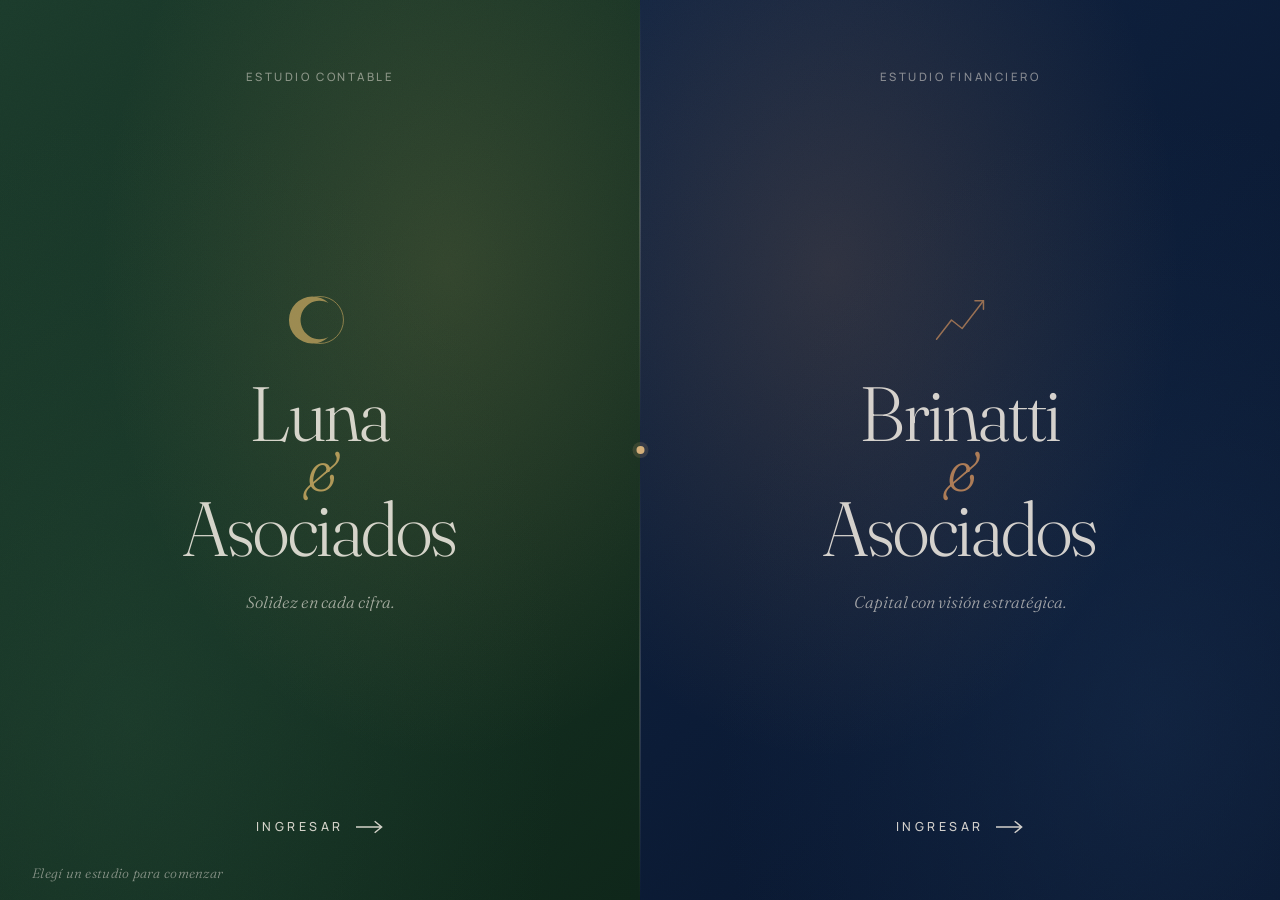
<file: index.html>
<!DOCTYPE html>
<html lang="es">
<head>
<meta charset="UTF-8">
<meta name="viewport" content="width=device-width, initial-scale=1.0">
<title>Luna &amp; Asociados · Brinatti &amp; Asociados</title>
<link rel="preconnect" href="https://fonts.googleapis.com">
<link rel="preconnect" href="https://fonts.gstatic.com" crossorigin>
<link href="https://fonts.googleapis.com/css2?family=Fraunces:ital,opsz,wght,SOFT@0,9..144,300..700,0..100;1,9..144,300..700,0..100&family=Manrope:wght@300;400;500;600;700&display=swap" rel="stylesheet">
<link rel="stylesheet" href="styles.css">
</head>
<body class="landing">

  <main class="split">

    <!-- LADO IZQUIERDO · LUNA -->
    <a href="contable.html" class="side side--luna" aria-label="Ingresar a Luna y Asociados">
      <div class="side__bg side__bg--luna"></div>
      <div class="side__content">
        <div class="side__top">
          <span class="side__kicker">Estudio Contable</span>
        </div>
        <div class="side__center">
          <div class="side__mark">
            <svg viewBox="0 0 60 60" xmlns="http://www.w3.org/2000/svg" aria-hidden="true">
              <circle cx="30" cy="30" r="22" fill="none" stroke="currentColor" stroke-width="0.8"/>
              <path d="M 38 14 A 22 22 0 1 0 38 46 A 18 18 0 1 1 38 14 Z" fill="currentColor"/>
            </svg>
          </div>
          <h1 class="side__name">
            <span class="side__name-first">Luna</span>
            <span class="side__name-amp">&amp;</span>
            <span class="side__name-last">Asociados</span>
          </h1>
          <p class="side__tag">Solidez en cada cifra.</p>
        </div>
        <div class="side__bottom">
          <span class="side__enter">
            Ingresar
            <svg viewBox="0 0 24 12" xmlns="http://www.w3.org/2000/svg" aria-hidden="true">
              <path d="M0 6 L22 6 M16 1 L22 6 L16 11" fill="none" stroke="currentColor" stroke-width="1.2"/>
            </svg>
          </span>
        </div>
      </div>
    </a>

    <!-- DIVISOR -->
    <div class="divider" aria-hidden="true">
      <span class="divider__line"></span>
      <span class="divider__dot"></span>
      <span class="divider__line"></span>
    </div>

    <!-- LADO DERECHO · BRINATTI -->
    <a href="financiero.html" class="side side--brinatti" aria-label="Ingresar a Brinatti y Asociados">
      <div class="side__bg side__bg--brinatti"></div>
      <div class="side__content">
        <div class="side__top">
          <span class="side__kicker">Estudio Financiero</span>
        </div>
        <div class="side__center">
          <div class="side__mark">
            <svg viewBox="0 0 60 60" xmlns="http://www.w3.org/2000/svg" aria-hidden="true">
              <path d="M 8 48 L 22 30 L 32 38 L 52 12" fill="none" stroke="currentColor" stroke-width="1.4" stroke-linecap="round" stroke-linejoin="round"/>
              <path d="M 44 12 L 52 12 L 52 20" fill="none" stroke="currentColor" stroke-width="1.4" stroke-linecap="round" stroke-linejoin="round"/>
            </svg>
          </div>
          <h1 class="side__name">
            <span class="side__name-first">Brinatti</span>
            <span class="side__name-amp">&amp;</span>
            <span class="side__name-last">Asociados</span>
          </h1>
          <p class="side__tag">Capital con visión estratégica.</p>
        </div>
        <div class="side__bottom">
          <span class="side__enter">
            Ingresar
            <svg viewBox="0 0 24 12" xmlns="http://www.w3.org/2000/svg" aria-hidden="true">
              <path d="M0 6 L22 6 M16 1 L22 6 L16 11" fill="none" stroke="currentColor" stroke-width="1.2"/>
            </svg>
          </span>
        </div>
      </div>
    </a>

  </main>

  <footer class="landing__footer">
    <span class="landing__footer-mid">Elegí un estudio para comenzar</span>
  </footer>

<script src="main.js"></script>
</body>
</html>
</file>
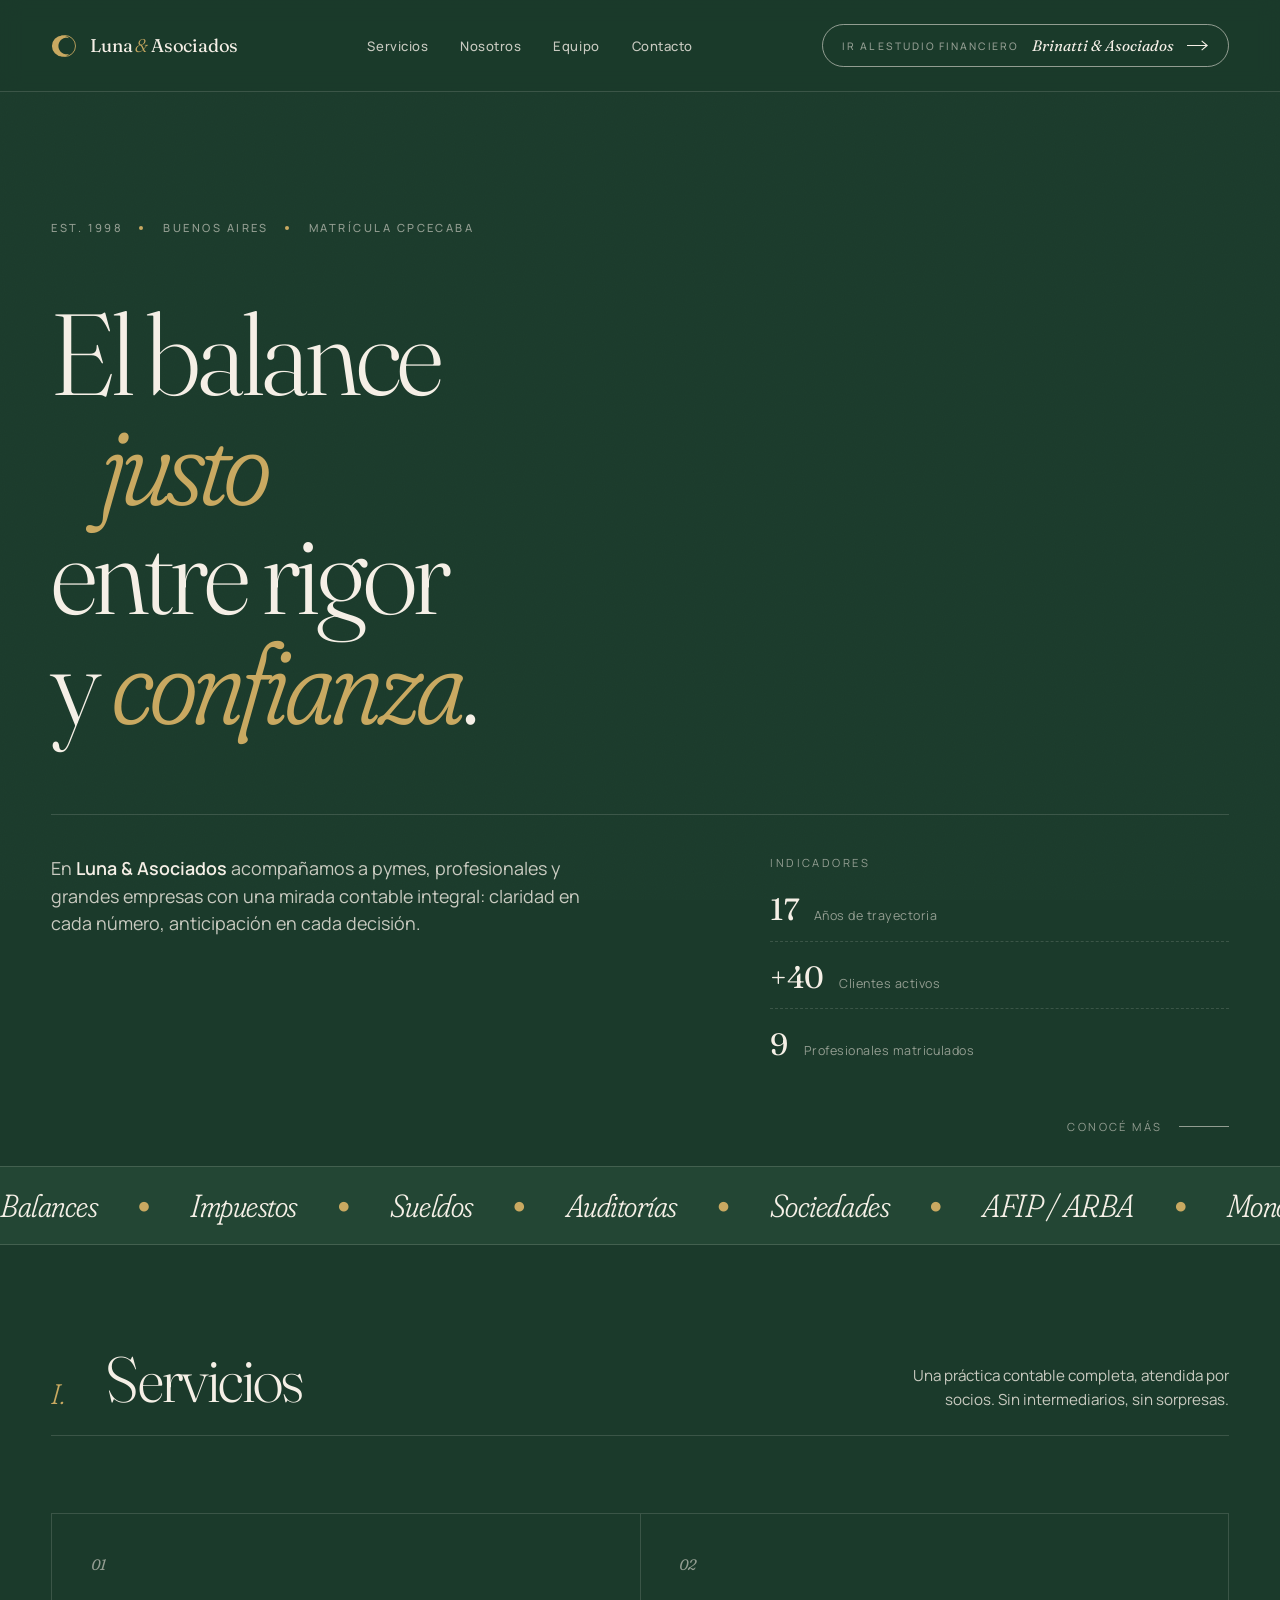
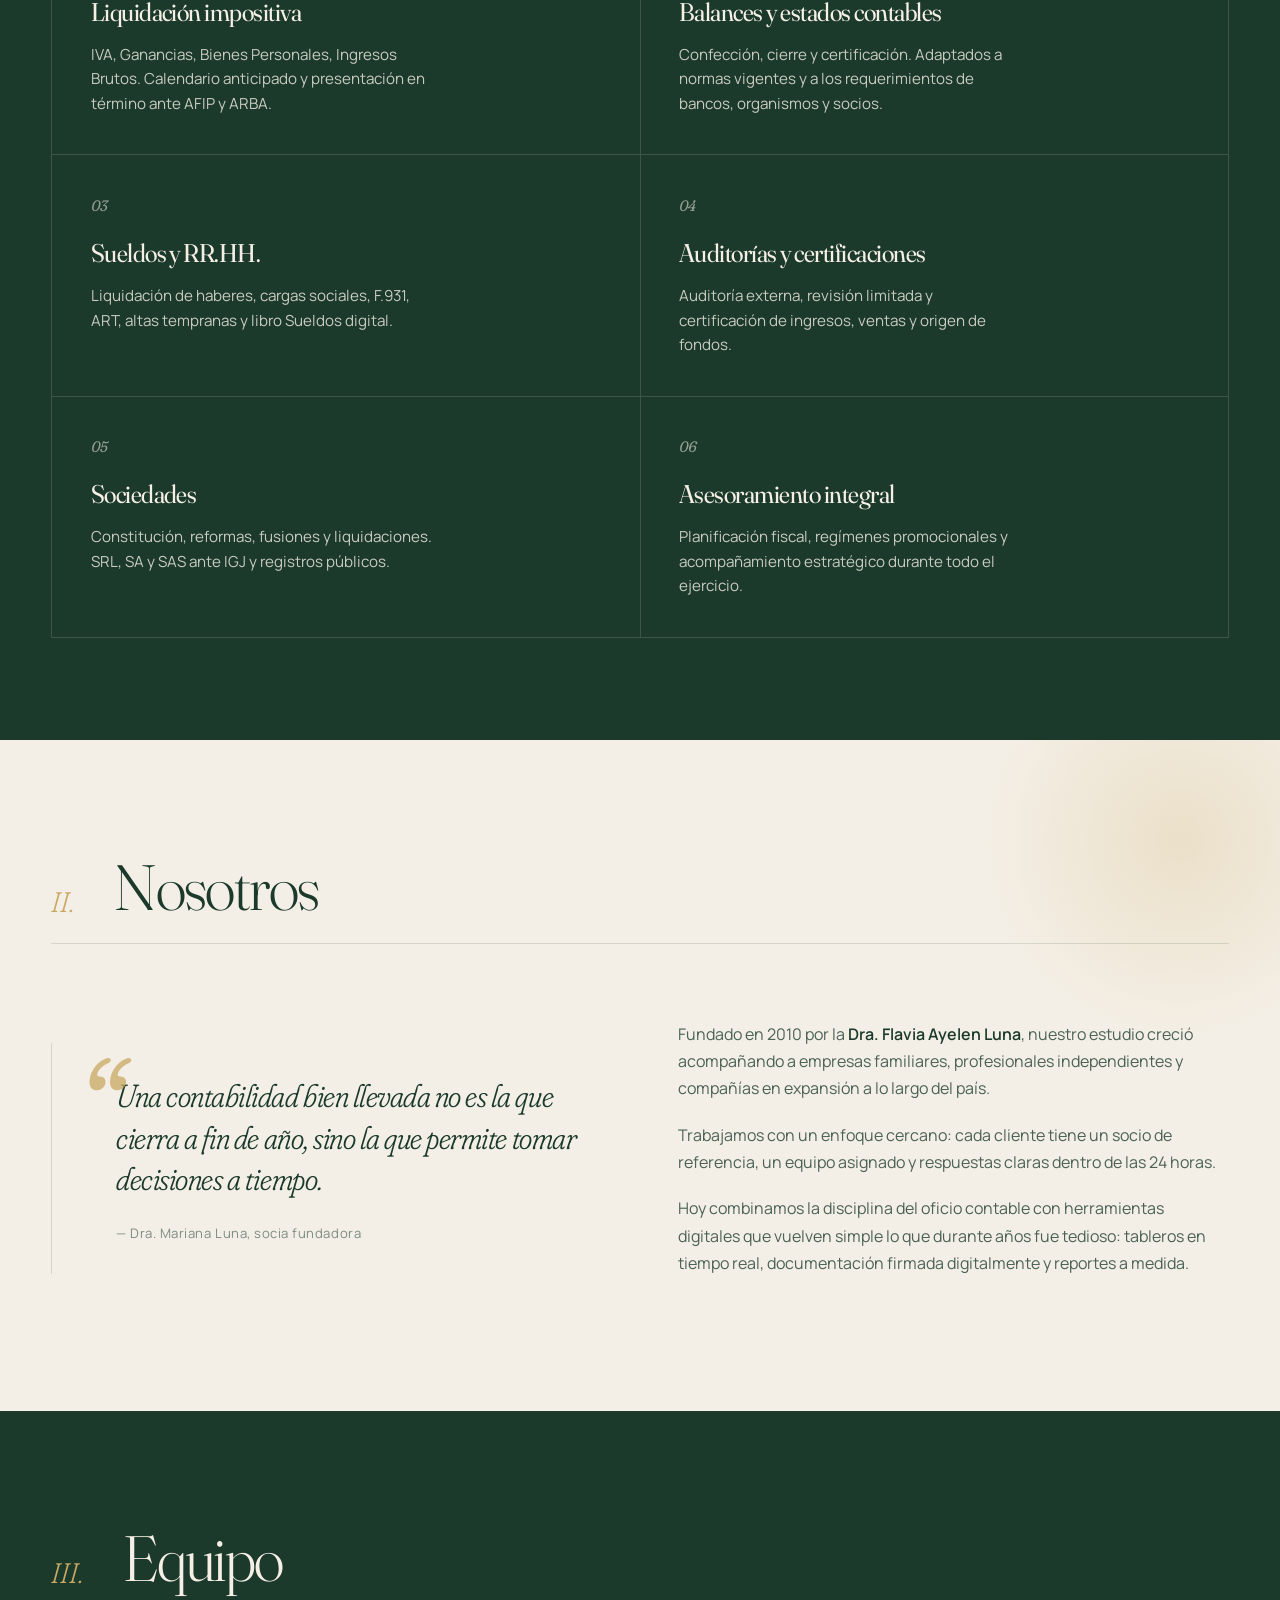
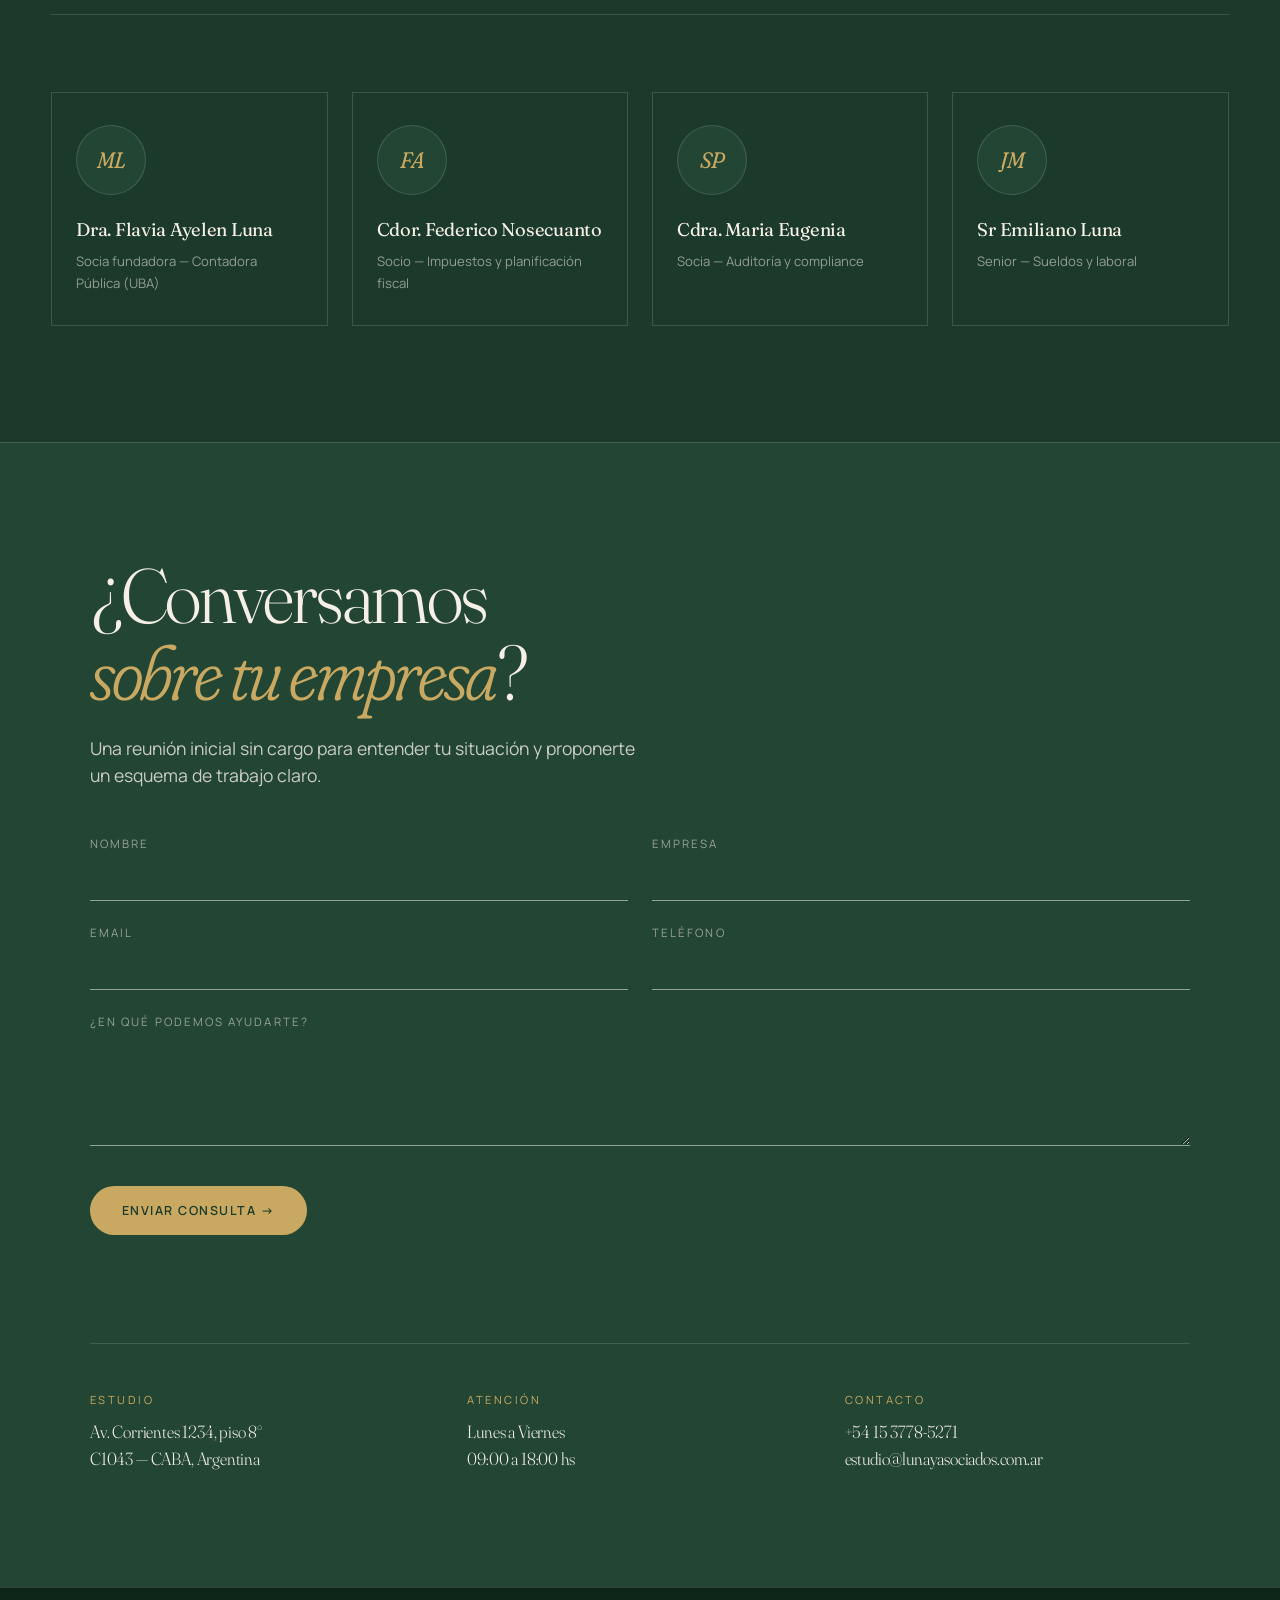
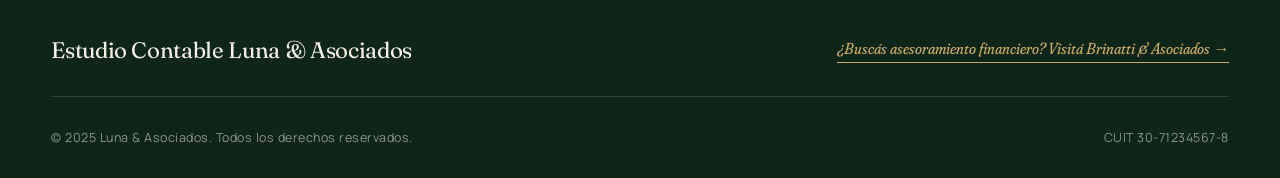
<file: contable.html>
<!DOCTYPE html>
<html lang="es">
<head>
<meta charset="UTF-8">
<meta name="viewport" content="width=device-width, initial-scale=1.0">
<title>Estudio Contable Luna &amp; Asociados</title>
<link rel="preconnect" href="https://fonts.googleapis.com">
<link rel="preconnect" href="https://fonts.gstatic.com" crossorigin>
<link href="https://fonts.googleapis.com/css2?family=Fraunces:ital,opsz,wght,SOFT@0,9..144,300..700,0..100;1,9..144,300..700,0..100&family=Manrope:wght@300;400;500;600;700&display=swap" rel="stylesheet">
<link rel="stylesheet" href="styles.css">
</head>
<body class="theme-luna">

  <header class="topbar">
    <a href="index.html" class="topbar__logo">
      <svg viewBox="0 0 32 32" xmlns="http://www.w3.org/2000/svg" aria-hidden="true">
        <circle cx="16" cy="16" r="12" fill="none" stroke="currentColor" stroke-width="1"/>
        <path d="M 21 7 A 12 12 0 1 0 21 25 A 9.5 9.5 0 1 1 21 7 Z" fill="currentColor"/>
      </svg>
      <span>Luna<em>&amp;</em>Asociados</span>
    </a>

    <nav class="topbar__nav">
      <a href="#servicios">Servicios</a>
      <a href="#nosotros">Nosotros</a>
      <a href="#equipo">Equipo</a>
      <a href="#contacto">Contacto</a>
    </nav>

    <a href="financiero.html" class="topbar__switch">
      <span class="topbar__switch-label">Ir al Estudio Financiero</span>
      <span class="topbar__switch-name">Brinatti &amp; Asociados</span>
      <svg viewBox="0 0 24 12" xmlns="http://www.w3.org/2000/svg" aria-hidden="true">
        <path d="M0 6 L22 6 M16 1 L22 6 L16 11" fill="none" stroke="currentColor" stroke-width="1.2"/>
      </svg>
    </a>
  </header>

  <!-- HERO -->
  <section class="hero">
    <div class="hero__meta">
      <span class="hero__meta-item">Est. 1998</span>
      <span class="hero__meta-item">Buenos Aires</span>
      <span class="hero__meta-item">Matrícula CPCECABA</span>
    </div>

    <h1 class="hero__title">
      <span class="hero__line">El balance</span>
      <span class="hero__line hero__line--italic">justo</span>
      <span class="hero__line">entre rigor</span>
      <span class="hero__line">y <em>confianza</em>.</span>
    </h1>

    <div class="hero__columns">
      <div class="hero__col">
        <p class="hero__lead">
          En <strong>Luna &amp; Asociados</strong> acompañamos a pymes, profesionales y grandes empresas con una mirada contable integral: claridad en cada número, anticipación en cada decisión.
        </p>
      </div>
      <div class="hero__col hero__col--side">
        <span class="hero__sidekick">Indicadores</span>
        <ul class="hero__stats">
          <li><strong>17</strong><span>Años de trayectoria</span></li>
          <li><strong>+40</strong><span>Clientes activos</span></li>
          <li><strong>9</strong><span>Profesionales matriculados</span></li>
        </ul>
      </div>
    </div>

    <div class="hero__scroll" aria-hidden="true">
      <span>Conocé más</span>
      <span class="hero__scroll-line"></span>
    </div>
  </section>

  <!-- MARQUESINA -->
  <div class="marquee" aria-hidden="true">
    <div class="marquee__track">
      <span>Balances</span><span class="marquee__dot">●</span>
      <span>Impuestos</span><span class="marquee__dot">●</span>
      <span>Sueldos</span><span class="marquee__dot">●</span>
      <span>Auditorías</span><span class="marquee__dot">●</span>
      <span>Sociedades</span><span class="marquee__dot">●</span>
      <span>AFIP / ARBA</span><span class="marquee__dot">●</span>
      <span>Monotributo</span><span class="marquee__dot">●</span>
      <span>Balances</span><span class="marquee__dot">●</span>
      <span>Impuestos</span><span class="marquee__dot">●</span>
      <span>Sueldos</span><span class="marquee__dot">●</span>
      <span>Auditorías</span><span class="marquee__dot">●</span>
      <span>Sociedades</span><span class="marquee__dot">●</span>
      <span>AFIP / ARBA</span><span class="marquee__dot">●</span>
      <span>Monotributo</span><span class="marquee__dot">●</span>
    </div>
  </div>

  <!-- SERVICIOS -->
  <section id="servicios" class="services">
    <header class="section-head">
      <span class="section-head__num">I.</span>
      <h2 class="section-head__title">Servicios</h2>
      <p class="section-head__desc">Una práctica contable completa, atendida por socios. Sin intermediarios, sin sorpresas.</p>
    </header>

    <ol class="services__list">
      <li class="service">
        <span class="service__num">01</span>
        <h3 class="service__title">Liquidación impositiva</h3>
        <p class="service__desc">IVA, Ganancias, Bienes Personales, Ingresos Brutos. Calendario anticipado y presentación en término ante AFIP y ARBA.</p>
      </li>
      <li class="service">
        <span class="service__num">02</span>
        <h3 class="service__title">Balances y estados contables</h3>
        <p class="service__desc">Confección, cierre y certificación. Adaptados a normas vigentes y a los requerimientos de bancos, organismos y socios.</p>
      </li>
      <li class="service">
        <span class="service__num">03</span>
        <h3 class="service__title">Sueldos y RR.HH.</h3>
        <p class="service__desc">Liquidación de haberes, cargas sociales, F.931, ART, altas tempranas y libro Sueldos digital.</p>
      </li>
      <li class="service">
        <span class="service__num">04</span>
        <h3 class="service__title">Auditorías y certificaciones</h3>
        <p class="service__desc">Auditoría externa, revisión limitada y certificación de ingresos, ventas y origen de fondos.</p>
      </li>
      <li class="service">
        <span class="service__num">05</span>
        <h3 class="service__title">Sociedades</h3>
        <p class="service__desc">Constitución, reformas, fusiones y liquidaciones. SRL, SA y SAS ante IGJ y registros públicos.</p>
      </li>
      <li class="service">
        <span class="service__num">06</span>
        <h3 class="service__title">Asesoramiento integral</h3>
        <p class="service__desc">Planificación fiscal, regímenes promocionales y acompañamiento estratégico durante todo el ejercicio.</p>
      </li>
    </ol>
  </section>

  <!-- NOSOTROS -->
  <section id="nosotros" class="about">
    <div class="about__inner">
      <header class="section-head section-head--light">
        <span class="section-head__num">II.</span>
        <h2 class="section-head__title">Nosotros</h2>
      </header>

      <div class="about__grid">
        <div class="about__quote">
          <span class="about__mark">“</span>
          <p>Una contabilidad bien llevada no es la que cierra a fin de año, sino la que permite tomar decisiones a tiempo.</p>
          <footer>— Dra. Mariana Luna, socia fundadora</footer>
        </div>

        <div class="about__text">
          <p>Fundado en 2010 por la <strong>Dra. Flavia Ayelen Luna</strong>, nuestro estudio creció acompañando a empresas familiares, profesionales independientes y compañías en expansión a lo largo del país.</p>
          <p>Trabajamos con un enfoque cercano: cada cliente tiene un socio de referencia, un equipo asignado y respuestas claras dentro de las 24 horas.</p>
          <p>Hoy combinamos la disciplina del oficio contable con herramientas digitales que vuelven simple lo que durante años fue tedioso: tableros en tiempo real, documentación firmada digitalmente y reportes a medida.</p>
        </div>
      </div>
    </div>
  </section>

  <!-- EQUIPO -->
  <section id="equipo" class="team">
    <header class="section-head">
      <span class="section-head__num">III.</span>
      <h2 class="section-head__title">Equipo</h2>
    </header>

    <div class="team__grid">
      <article class="team__card">
        <div class="team__portrait" aria-hidden="true">ML</div>
        <h3>Dra. Flavia Ayelen Luna</h3>
        <span class="team__role">Socia fundadora — Contadora Pública (UBA)</span>
      </article>
      <article class="team__card">
        <div class="team__portrait" aria-hidden="true">FA</div>
        <h3>Cdor. Federico Nosecuanto</h3>
        <span class="team__role">Socio — Impuestos y planificación fiscal</span>
      </article>
      <article class="team__card">
        <div class="team__portrait" aria-hidden="true">SP</div>
        <h3>Cdra. Maria Eugenia</h3>
        <span class="team__role">Socia — Auditoría y compliance</span>
      </article>
      <article class="team__card">
        <div class="team__portrait" aria-hidden="true">JM</div>
        <h3>Sr Emiliano Luna</h3>
        <span class="team__role">Senior — Sueldos y laboral</span>
      </article>
    </div>
  </section>

  <!-- CONTACTO -->
  <section id="contacto" class="contact">
    <div class="contact__inner">
      <h2 class="contact__title">¿Conversamos<br><em>sobre tu empresa</em>?</h2>
      <p class="contact__desc">Una reunión inicial sin cargo para entender tu situación y proponerte un esquema de trabajo claro.</p>

      <form class="contact__form" onsubmit="event.preventDefault(); this.querySelector('.contact__sent').classList.add('is-on');">
        <label>
          <span>Nombre</span>
          <input type="text" required>
        </label>
        <label>
          <span>Empresa</span>
          <input type="text">
        </label>
        <label>
          <span>Email</span>
          <input type="email" required>
        </label>
        <label>
          <span>Teléfono</span>
          <input type="tel">
        </label>
        <label class="contact__form-full">
          <span>¿En qué podemos ayudarte?</span>
          <textarea rows="4"></textarea>
        </label>
        <button type="submit">Enviar consulta →</button>
        <p class="contact__sent">Recibimos tu consulta. Te respondemos en menos de 24 horas.</p>
      </form>

      <div class="contact__info">
        <div>
          <span class="contact__info-label">Estudio</span>
          <p>Av. Corrientes 1234, piso 8°<br>C1043 — CABA, Argentina</p>
        </div>
        <div>
          <span class="contact__info-label">Atención</span>
          <p>Lunes a Viernes<br>09:00 a 18:00 hs</p>
        </div>
        <div>
          <span class="contact__info-label">Contacto</span>
          <p>+54 15 3778-5271<br>estudio@lunayasociados.com.ar</p>
        </div>
      </div>
    </div>
  </section>

  <footer class="footer">
    <div class="footer__top">
      <span class="footer__brand">Estudio Contable Luna &amp; Asociados</span>
      <a href="financiero.html" class="footer__cross">
        ¿Buscás asesoramiento financiero? Visitá Brinatti &amp; Asociados →
      </a>
    </div>
    <div class="footer__bottom">
      <span>© 2025 Luna &amp; Asociados. Todos los derechos reservados.</span>
      <span>CUIT 30-71234567-8</span>
    </div>
  </footer>

<script src="main.js"></script>
</body>
</html>
</file>
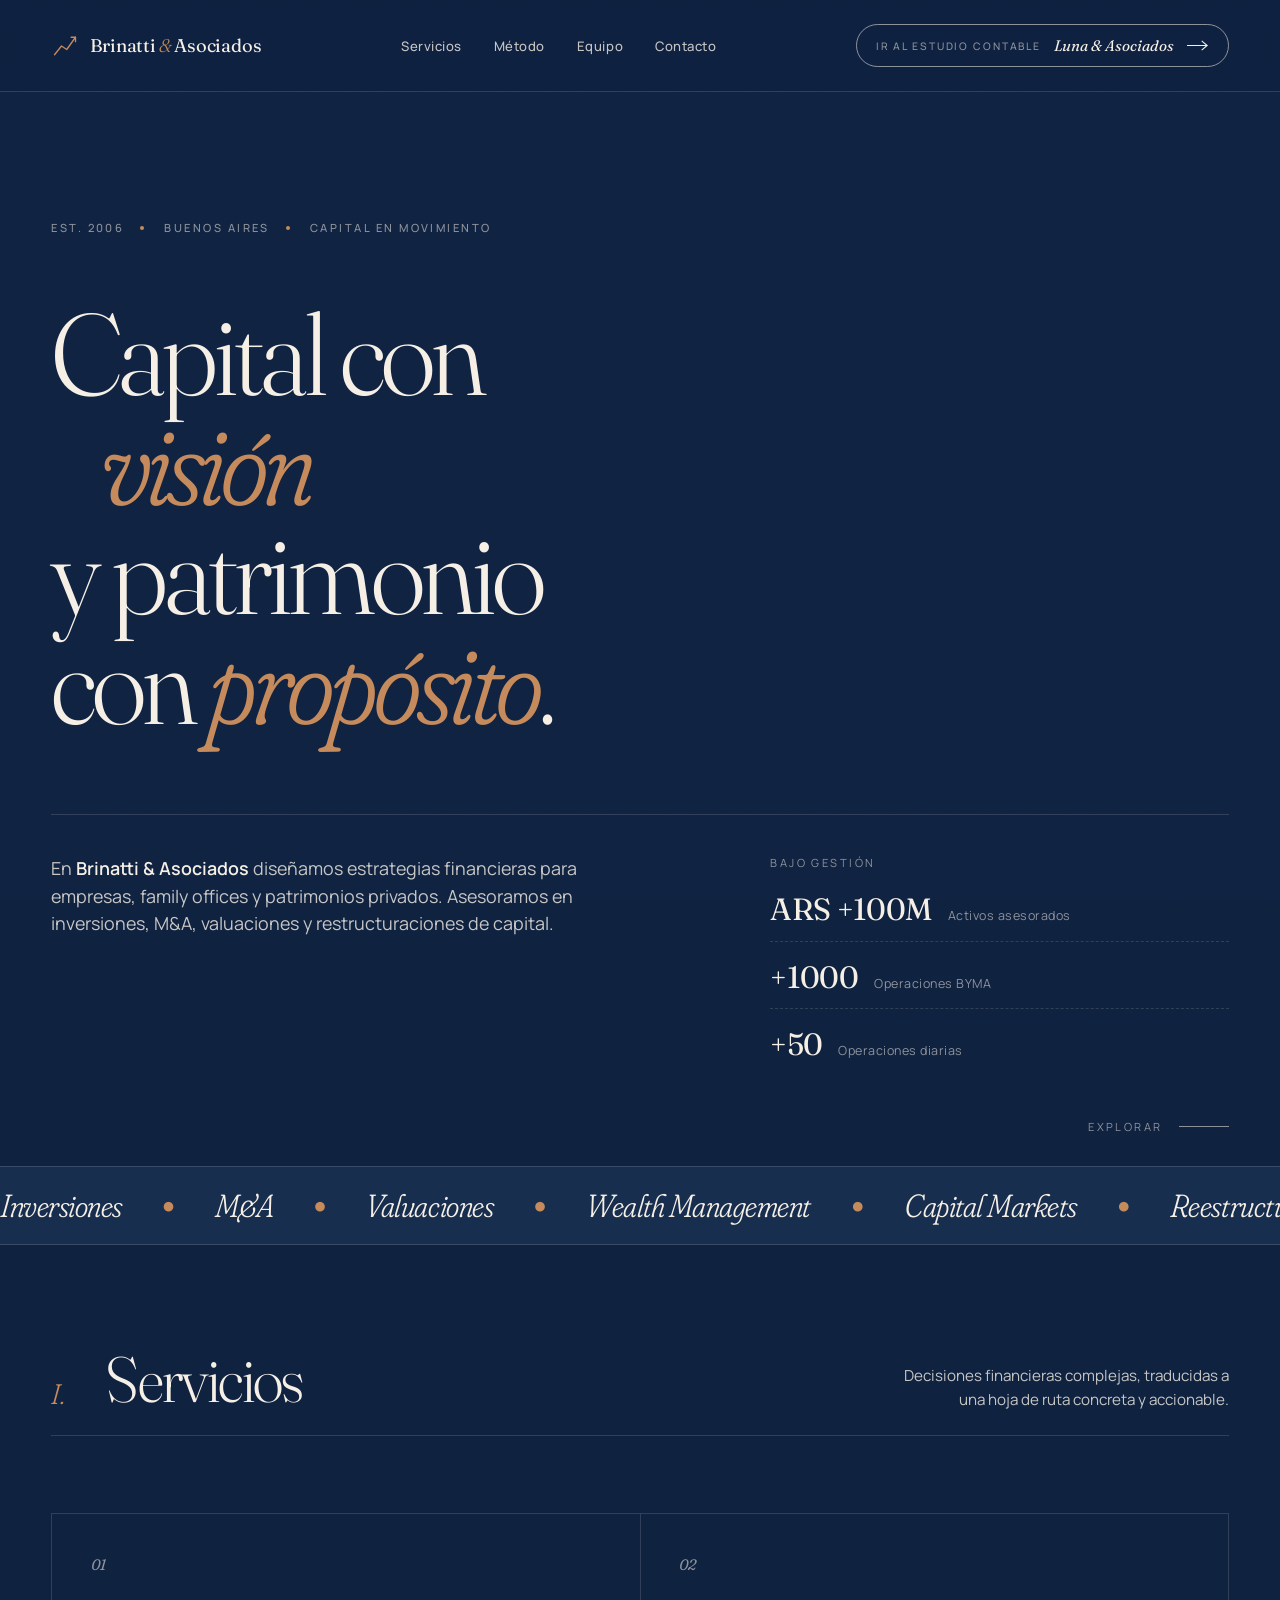
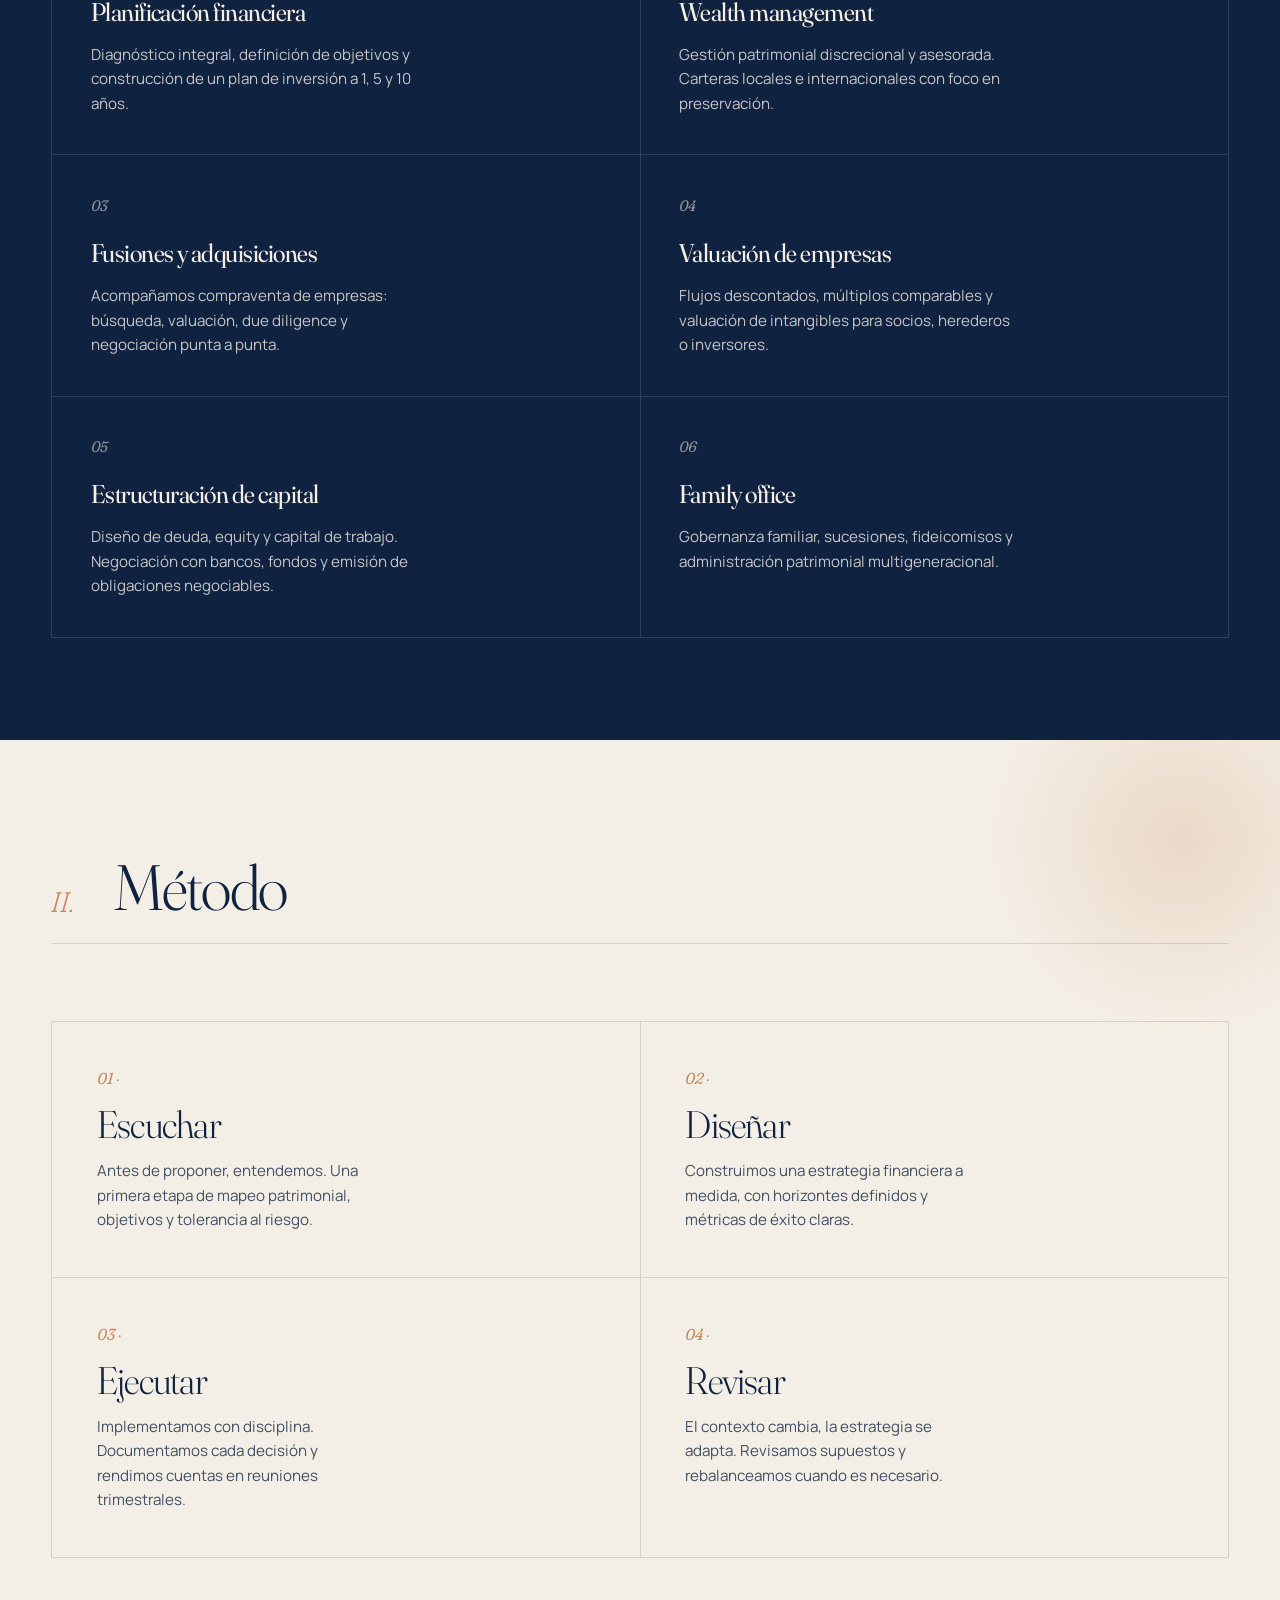
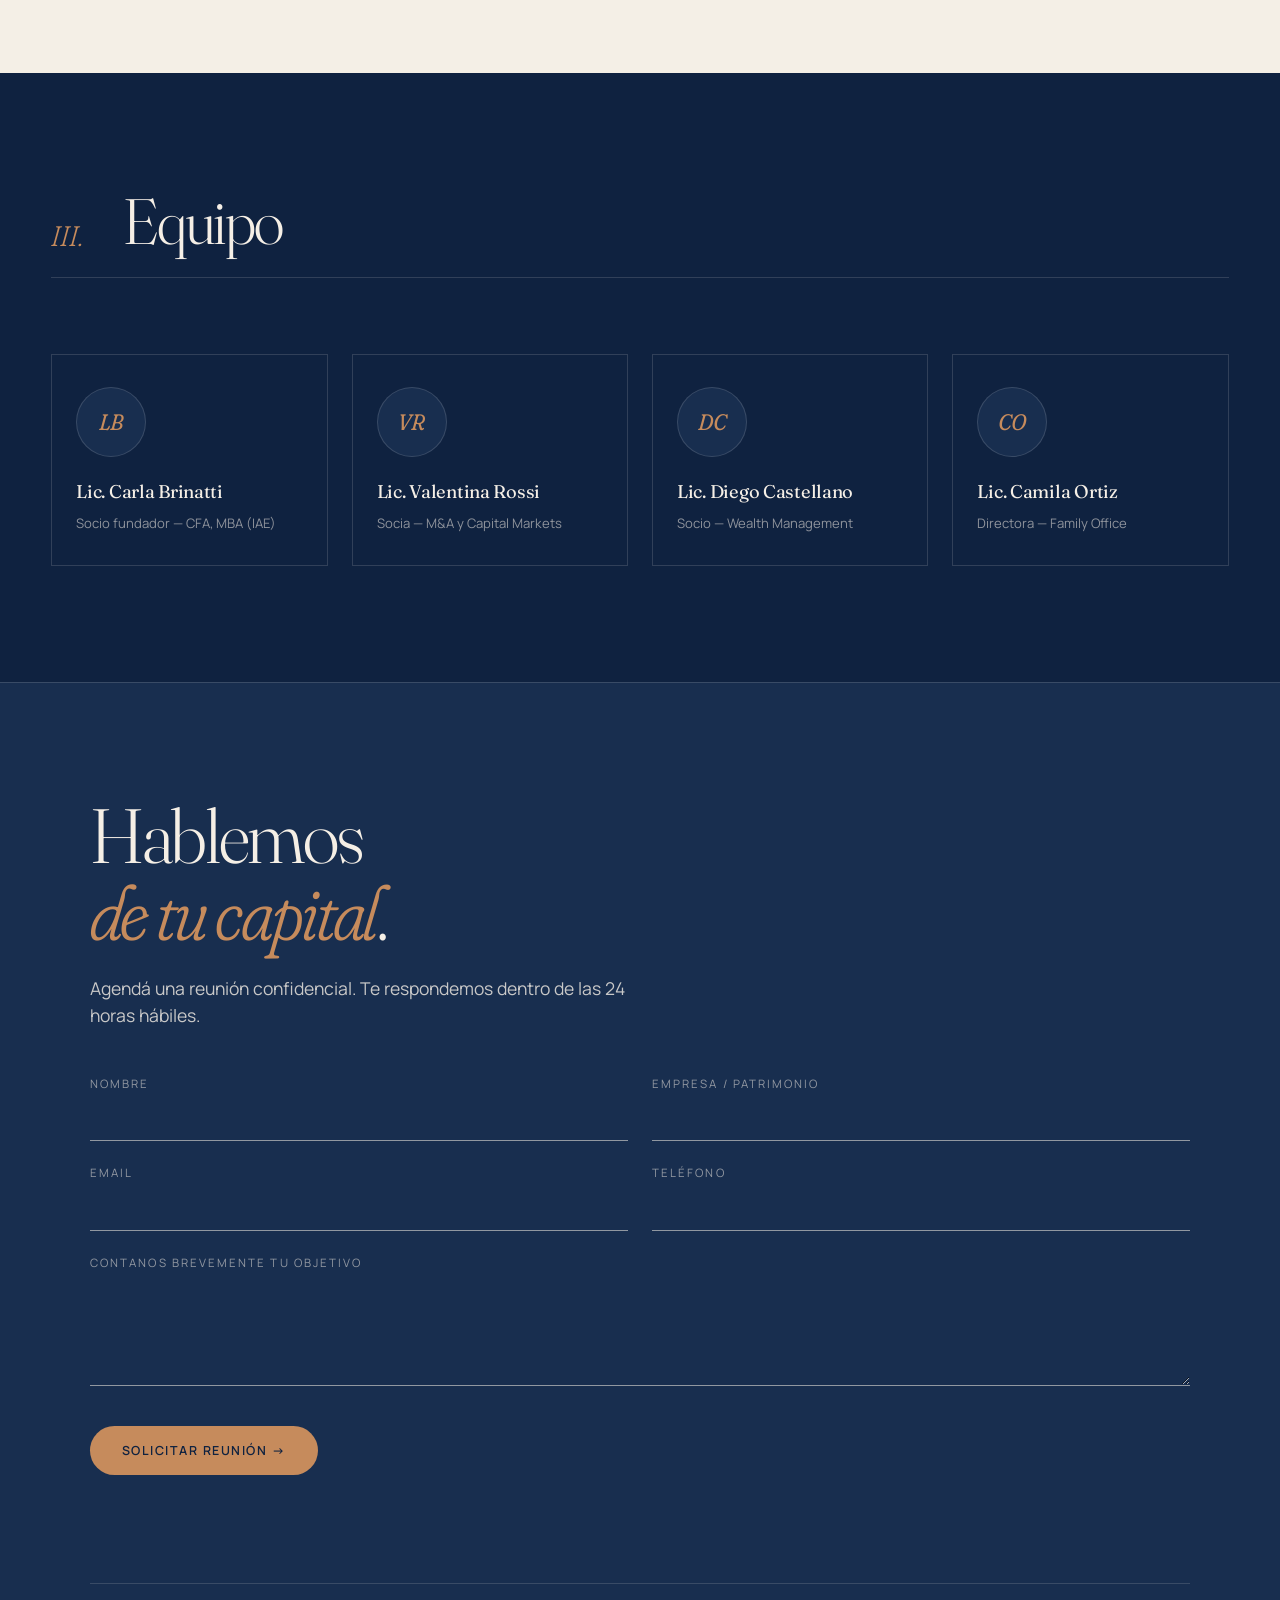
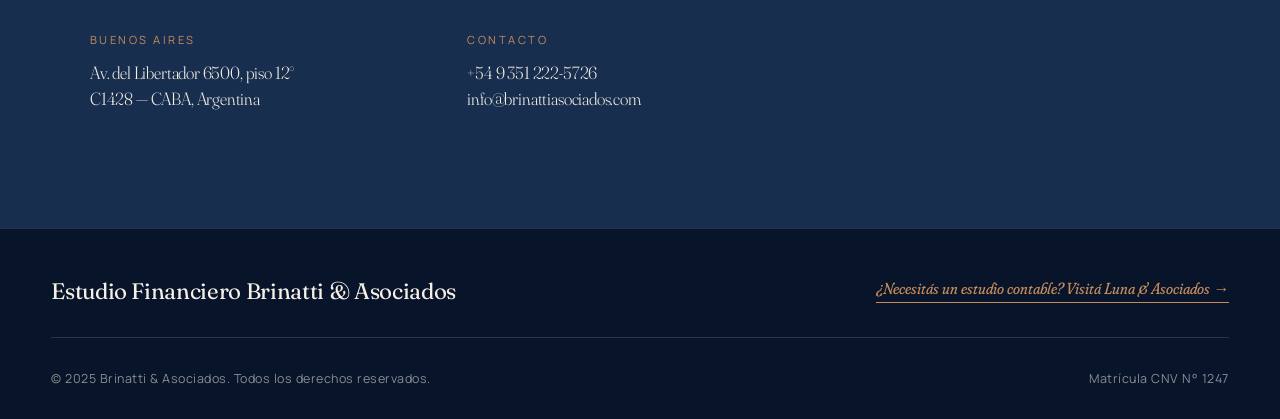
<file: financiero.html>
<!DOCTYPE html>
<html lang="es">
<head>
<meta charset="UTF-8">
<meta name="viewport" content="width=device-width, initial-scale=1.0">
<title>Estudio Financiero Brinatti &amp; Asociados</title>
<link rel="preconnect" href="https://fonts.googleapis.com">
<link rel="preconnect" href="https://fonts.gstatic.com" crossorigin>
<link href="https://fonts.googleapis.com/css2?family=Fraunces:ital,opsz,wght,SOFT@0,9..144,300..700,0..100;1,9..144,300..700,0..100&family=Manrope:wght@300;400;500;600;700&display=swap" rel="stylesheet">
<link rel="stylesheet" href="styles.css">
</head>
<body class="theme-brinatti">

  <header class="topbar">
    <a href="index.html" class="topbar__logo">
      <svg viewBox="0 0 32 32" xmlns="http://www.w3.org/2000/svg" aria-hidden="true">
        <path d="M 4 26 L 12 16 L 18 20 L 28 6" fill="none" stroke="currentColor" stroke-width="1.5" stroke-linecap="round" stroke-linejoin="round"/>
        <path d="M 23 6 L 28 6 L 28 11" fill="none" stroke="currentColor" stroke-width="1.5" stroke-linecap="round" stroke-linejoin="round"/>
      </svg>
      <span>Brinatti<em>&amp;</em>Asociados</span>
    </a>

    <nav class="topbar__nav">
      <a href="#servicios">Servicios</a>
      <a href="#metodo">Método</a>
      <a href="#equipo">Equipo</a>
      <a href="#contacto">Contacto</a>
    </nav>

    <a href="contable.html" class="topbar__switch">
      <span class="topbar__switch-label">Ir al Estudio Contable</span>
      <span class="topbar__switch-name">Luna &amp; Asociados</span>
      <svg viewBox="0 0 24 12" xmlns="http://www.w3.org/2000/svg" aria-hidden="true">
        <path d="M0 6 L22 6 M16 1 L22 6 L16 11" fill="none" stroke="currentColor" stroke-width="1.2"/>
      </svg>
    </a>
  </header>

  <!-- HERO -->
  <section class="hero">
    <div class="hero__meta">
      <span class="hero__meta-item">Est. 2006</span>
      <span class="hero__meta-item">Buenos Aires</span>
      <span class="hero__meta-item">Capital en movimiento</span>
    </div>

    <h1 class="hero__title">
      <span class="hero__line">Capital con</span>
      <span class="hero__line hero__line--italic">visión</span>
      <span class="hero__line">y patrimonio</span>
      <span class="hero__line">con <em>propósito</em>.</span>
    </h1>

    <div class="hero__columns">
      <div class="hero__col">
        <p class="hero__lead">
          En <strong>Brinatti &amp; Asociados</strong> diseñamos estrategias financieras para empresas, family offices y patrimonios privados. Asesoramos en inversiones, M&amp;A, valuaciones y restructuraciones de capital.
        </p>
      </div>
      <div class="hero__col hero__col--side">
        <span class="hero__sidekick">Bajo gestión</span>
        <ul class="hero__stats">
          <li><strong>ARS +100M</strong><span>Activos asesorados</span></li>
          <li><strong>+1000</strong><span>Operaciones BYMA</span></li>
          <li><strong>+50</strong><span>Operaciones diarias</span></li>
        </ul>
      </div>
    </div>

    <div class="hero__scroll" aria-hidden="true">
      <span>Explorar</span>
      <span class="hero__scroll-line"></span>
    </div>
  </section>

  <!-- MARQUESINA -->
  <div class="marquee" aria-hidden="true">
    <div class="marquee__track">
      <span>Inversiones</span><span class="marquee__dot">●</span>
      <span>M&amp;A</span><span class="marquee__dot">●</span>
      <span>Valuaciones</span><span class="marquee__dot">●</span>
      <span>Wealth Management</span><span class="marquee__dot">●</span>
      <span>Capital Markets</span><span class="marquee__dot">●</span>
      <span>Reestructuración</span><span class="marquee__dot">●</span>
      <span>Family Office</span><span class="marquee__dot">●</span>
      <span>Inversiones</span><span class="marquee__dot">●</span>
      <span>M&amp;A</span><span class="marquee__dot">●</span>
      <span>Valuaciones</span><span class="marquee__dot">●</span>
      <span>Wealth Management</span><span class="marquee__dot">●</span>
      <span>Capital Markets</span><span class="marquee__dot">●</span>
      <span>Reestructuración</span><span class="marquee__dot">●</span>
      <span>Family Office</span><span class="marquee__dot">●</span>
    </div>
  </div>

  <!-- SERVICIOS -->
  <section id="servicios" class="services">
    <header class="section-head">
      <span class="section-head__num">I.</span>
      <h2 class="section-head__title">Servicios</h2>
      <p class="section-head__desc">Decisiones financieras complejas, traducidas a una hoja de ruta concreta y accionable.</p>
    </header>

    <ol class="services__list">
      <li class="service">
        <span class="service__num">01</span>
        <h3 class="service__title">Planificación financiera</h3>
        <p class="service__desc">Diagnóstico integral, definición de objetivos y construcción de un plan de inversión a 1, 5 y 10 años.</p>
      </li>
      <li class="service">
        <span class="service__num">02</span>
        <h3 class="service__title">Wealth management</h3>
        <p class="service__desc">Gestión patrimonial discrecional y asesorada. Carteras locales e internacionales con foco en preservación.</p>
      </li>
      <li class="service">
        <span class="service__num">03</span>
        <h3 class="service__title">Fusiones y adquisiciones</h3>
        <p class="service__desc">Acompañamos compraventa de empresas: búsqueda, valuación, due diligence y negociación punta a punta.</p>
      </li>
      <li class="service">
        <span class="service__num">04</span>
        <h3 class="service__title">Valuación de empresas</h3>
        <p class="service__desc">Flujos descontados, múltiplos comparables y valuación de intangibles para socios, herederos o inversores.</p>
      </li>
      <li class="service">
        <span class="service__num">05</span>
        <h3 class="service__title">Estructuración de capital</h3>
        <p class="service__desc">Diseño de deuda, equity y capital de trabajo. Negociación con bancos, fondos y emisión de obligaciones negociables.</p>
      </li>
      <li class="service">
        <span class="service__num">06</span>
        <h3 class="service__title">Family office</h3>
        <p class="service__desc">Gobernanza familiar, sucesiones, fideicomisos y administración patrimonial multigeneracional.</p>
      </li>
    </ol>
  </section>

  <!-- MÉTODO -->
  <section id="metodo" class="about">
    <div class="about__inner">
      <header class="section-head section-head--light">
        <span class="section-head__num">II.</span>
        <h2 class="section-head__title">Método</h2>
      </header>

      <div class="method">
        <article class="method__step">
          <span class="method__step-num">01 ·</span>
          <h3>Escuchar</h3>
          <p>Antes de proponer, entendemos. Una primera etapa de mapeo patrimonial, objetivos y tolerancia al riesgo.</p>
        </article>
        <article class="method__step">
          <span class="method__step-num">02 ·</span>
          <h3>Diseñar</h3>
          <p>Construimos una estrategia financiera a medida, con horizontes definidos y métricas de éxito claras.</p>
        </article>
        <article class="method__step">
          <span class="method__step-num">03 ·</span>
          <h3>Ejecutar</h3>
          <p>Implementamos con disciplina. Documentamos cada decisión y rendimos cuentas en reuniones trimestrales.</p>
        </article>
        <article class="method__step">
          <span class="method__step-num">04 ·</span>
          <h3>Revisar</h3>
          <p>El contexto cambia, la estrategia se adapta. Revisamos supuestos y rebalanceamos cuando es necesario.</p>
        </article>
      </div>
    </div>
  </section>

  <!-- EQUIPO -->
  <section id="equipo" class="team">
    <header class="section-head">
      <span class="section-head__num">III.</span>
      <h2 class="section-head__title">Equipo</h2>
    </header>

    <div class="team__grid">
      <article class="team__card">
        <div class="team__portrait" aria-hidden="true">LB</div>
        <h3>Lic. Carla Brinatti</h3>
        <span class="team__role">Socio fundador — CFA, MBA (IAE)</span>
      </article>
      <article class="team__card">
        <div class="team__portrait" aria-hidden="true">VR</div>
        <h3>Lic. Valentina Rossi</h3>
        <span class="team__role">Socia — M&amp;A y Capital Markets</span>
      </article>
      <article class="team__card">
        <div class="team__portrait" aria-hidden="true">DC</div>
        <h3>Lic. Diego Castellano</h3>
        <span class="team__role">Socio — Wealth Management</span>
      </article>
      <article class="team__card">
        <div class="team__portrait" aria-hidden="true">CO</div>
        <h3>Lic. Camila Ortiz</h3>
        <span class="team__role">Directora — Family Office</span>
      </article>
    </div>
  </section>

  <!-- CONTACTO -->
  <section id="contacto" class="contact">
    <div class="contact__inner">
      <h2 class="contact__title">Hablemos<br><em>de tu capital</em>.</h2>
      <p class="contact__desc">Agendá una reunión confidencial. Te respondemos dentro de las 24 horas hábiles.</p>

      <form class="contact__form" onsubmit="event.preventDefault(); this.querySelector('.contact__sent').classList.add('is-on');">
        <label>
          <span>Nombre</span>
          <input type="text" required>
        </label>
        <label>
          <span>Empresa / patrimonio</span>
          <input type="text">
        </label>
        <label>
          <span>Email</span>
          <input type="email" required>
        </label>
        <label>
          <span>Teléfono</span>
          <input type="tel">
        </label>
        <label class="contact__form-full">
          <span>Contanos brevemente tu objetivo</span>
          <textarea rows="4"></textarea>
        </label>
        <button type="submit">Solicitar reunión →</button>
        <p class="contact__sent">Recibimos tu mensaje. Te contactamos a la brevedad.</p>
      </form>

      <div class="contact__info">
        <div>
          <span class="contact__info-label">Buenos Aires</span>
          <p>Av. del Libertador 6500, piso 12°<br>C1428 — CABA, Argentina</p>
        </div>
        <div>
          <span class="contact__info-label">Contacto</span>
          <p>+54 9 351 222-5726<br>info@brinattiasociados.com</p>
        </div>
      </div>
    </div>
  </section>

  <footer class="footer">
    <div class="footer__top">
      <span class="footer__brand">Estudio Financiero Brinatti &amp; Asociados</span>
      <a href="contable.html" class="footer__cross">
        ¿Necesitás un estudio contable? Visitá Luna &amp; Asociados →
      </a>
    </div>
    <div class="footer__bottom">
      <span>© 2025 Brinatti &amp; Asociados. Todos los derechos reservados.</span>
      <span>Matrícula CNV N° 1247</span>
    </div>
  </footer>

<script src="main.js"></script>
</body>
</html>
</file>
<file: styles.css>
/* =========================================================
   ESTUDIOS · LUNA & ASOCIADOS / BRINATTI & ASOCIADOS
   Diseño editorial — temas oscuros con sección "spotlight" crema
   Tipografía: Fraunces (display) + Manrope (body)
   ========================================================= */
 
/* ---------- RESET ---------- */
*, *::before, *::after { box-sizing: border-box; margin: 0; padding: 0; }
html { scroll-behavior: smooth; }
body { font-family: 'Manrope', sans-serif; -webkit-font-smoothing: antialiased; text-rendering: optimizeLegibility; }
img, svg { display: block; max-width: 100%; }
a { color: inherit; text-decoration: none; }
button, input, textarea { font: inherit; color: inherit; }
ul, ol { list-style: none; }
 
/* ---------- VARIABLES BASE ---------- */
:root {
  --font-display: 'Fraunces', Georgia, serif;
  --font-body: 'Manrope', sans-serif;
 
  --ease: cubic-bezier(0.22, 1, 0.36, 1);
  --ease-soft: cubic-bezier(0.4, 0, 0.2, 1);
 
  --container: 1440px;
  --gutter: clamp(1.5rem, 4vw, 4rem);
}
 
/* =========================================================
   1.  LANDING PAGE  (split de ingreso)
   ========================================================= */
 
body.landing {
  background: #0B0F14;
  color: #F5EFE6;
  overflow: hidden;
  height: 100vh;
}
 
.split {
  display: flex;
  height: 100vh;
  width: 100vw;
  position: relative;
}
 
.side {
  flex: 1;
  position: relative;
  display: flex;
  align-items: stretch;
  overflow: hidden;
  cursor: pointer;
  transition: flex 1.1s var(--ease);
}
 
.side__bg {
  position: absolute;
  inset: 0;
  z-index: 0;
  transition: transform 1.4s var(--ease), filter 0.6s var(--ease);
}
 
/* Lado Luna · verde bosque profundo */
.side__bg--luna {
  background:
    radial-gradient(ellipse at 70% 30%, rgba(201,169,97,0.16) 0%, transparent 55%),
    radial-gradient(ellipse at 20% 80%, rgba(35,70,52,0.45) 0%, transparent 60%),
    linear-gradient(135deg, #1B3A2B 0%, #0E2519 100%);
}
.side__bg--luna::before {
  content: '';
  position: absolute;
  inset: 0;
  background-image: url("data:image/svg+xml;utf8,<svg xmlns='http://www.w3.org/2000/svg' width='200' height='200'><filter id='n'><feTurbulence type='fractalNoise' baseFrequency='0.85' numOctaves='2'/><feColorMatrix values='0 0 0 0 0.9, 0 0 0 0 0.85, 0 0 0 0 0.75, 0 0 0 0.18 0'/></filter><rect width='100%25' height='100%25' filter='url(%23n)'/></svg>");
  opacity: 0.45;
  mix-blend-mode: overlay;
}
 
/* Lado Brinatti · azul marino profundo */
.side__bg--brinatti {
  background:
    radial-gradient(ellipse at 30% 30%, rgba(198,139,92,0.18) 0%, transparent 55%),
    radial-gradient(ellipse at 80% 80%, rgba(24,46,79,0.5) 0%, transparent 60%),
    linear-gradient(135deg, #0F2240 0%, #07142A 100%);
}
.side__bg--brinatti::before {
  content: '';
  position: absolute;
  inset: 0;
  background-image: url("data:image/svg+xml;utf8,<svg xmlns='http://www.w3.org/2000/svg' width='200' height='200'><filter id='n'><feTurbulence type='fractalNoise' baseFrequency='0.85' numOctaves='2'/><feColorMatrix values='0 0 0 0 0.9, 0 0 0 0 0.85, 0 0 0 0 0.75, 0 0 0 0.18 0'/></filter><rect width='100%25' height='100%25' filter='url(%23n)'/></svg>");
  opacity: 0.4;
  mix-blend-mode: overlay;
}
 
/* Contenido de cada lado */
.side__content {
  position: relative;
  z-index: 2;
  flex: 1;
  display: flex;
  flex-direction: column;
  justify-content: space-between;
  padding: clamp(2rem, 5vw, 4.5rem) clamp(2rem, 6vw, 5rem);
  text-align: center;
}
 
/* Ambos lados ahora son oscuros con texto crema */
.side--luna { color: #F5EFE6; }
.side--brinatti { color: #F5EFE6; }
 
.side__top, .side__bottom {
  opacity: 0;
  transform: translateY(-12px);
  animation: fadeDown 1.4s var(--ease) 0.2s forwards;
}
.side__bottom { transform: translateY(12px); animation-name: fadeUp; animation-delay: 0.5s; }
 
.side__kicker {
  font-family: var(--font-body);
  font-size: 0.72rem;
  font-weight: 500;
  letter-spacing: 0.22em;
  text-transform: uppercase;
  opacity: 0.7;
}
 
.side__center {
  display: flex;
  flex-direction: column;
  align-items: center;
  gap: 1.5rem;
  opacity: 0;
  transform: translateY(20px);
  animation: fadeUp 1.6s var(--ease) 0.35s forwards;
}
 
.side__mark {
  width: clamp(48px, 5vw, 64px);
  height: clamp(48px, 5vw, 64px);
  opacity: 0.85;
}
.side--luna .side__mark { color: #C9A961; }
.side--brinatti .side__mark { color: #C68B5C; }
 
.side__name {
  font-family: var(--font-display);
  font-weight: 300;
  font-size: clamp(2.5rem, 6vw, 5.5rem);
  line-height: 1;
  letter-spacing: -0.02em;
  font-variation-settings: "opsz" 144, "SOFT" 30;
}
.side__name-first, .side__name-last { display: block; }
.side__name-amp {
  display: block;
  font-style: italic;
  font-weight: 300;
  font-size: 0.7em;
  line-height: 0.5;
  margin: 0.1em 0;
  font-variation-settings: "opsz" 144, "SOFT" 100;
}
.side--luna .side__name-amp { color: #C9A961; }
.side--brinatti .side__name-amp { color: #C68B5C; }
 
.side__tag {
  font-family: var(--font-display);
  font-style: italic;
  font-weight: 300;
  font-size: clamp(0.95rem, 1.3vw, 1.15rem);
  opacity: 0.75;
  max-width: 28ch;
}
 
.side__enter {
  display: inline-flex;
  align-items: center;
  gap: 0.8rem;
  font-family: var(--font-body);
  font-size: 0.78rem;
  font-weight: 500;
  letter-spacing: 0.28em;
  text-transform: uppercase;
  transition: gap 0.4s var(--ease);
}
.side__enter svg { width: 28px; height: 14px; transition: transform 0.4s var(--ease); }
 
/* Hover behavior */
.split:hover .side { flex: 0.85; }
.split:hover .side:hover { flex: 1.3; }
 
.side:hover .side__bg { transform: scale(1.05); }
.side:hover .side__enter { gap: 1.4rem; }
.side:hover .side__enter svg { transform: translateX(6px); }
.side:hover .side__mark { opacity: 1; transform: scale(1.05); transition: transform 0.6s var(--ease); }
 
/* Divisor central */
.divider {
  position: absolute;
  top: 0; bottom: 0; left: 50%;
  transform: translateX(-50%);
  width: 1px;
  display: flex;
  flex-direction: column;
  align-items: center;
  z-index: 3;
  pointer-events: none;
  transition: opacity 0.6s var(--ease);
}
.divider__line {
  flex: 1;
  width: 1px;
  background: linear-gradient(180deg, transparent, rgba(245,239,230,0.35), transparent);
}
.divider__dot {
  width: 8px; height: 8px;
  border-radius: 50%;
  background: #D4AF7A;
  margin: 1rem 0;
  box-shadow: 0 0 0 4px rgba(212,175,122,0.15);
}
.split:hover .divider { opacity: 0.25; }
 
/* Footer del landing */
.landing__footer {
  position: fixed;
  bottom: 0; left: 0; right: 0;
  z-index: 5;
  display: flex;
  justify-content: space-between;
  align-items: center;
  padding: 1.2rem 2rem;
  font-size: 0.7rem;
  letter-spacing: 0.2em;
  text-transform: uppercase;
  color: rgba(245,239,230,0.6);
  pointer-events: none;
}
.landing__footer-mid {
  font-family: var(--font-display);
  font-style: italic;
  font-weight: 300;
  text-transform: none;
  letter-spacing: 0.02em;
  font-size: 0.85rem;
  opacity: 0.85;
}
 
/* Animaciones landing */
@keyframes fadeUp { to { opacity: 0.85; transform: translateY(0); } }
@keyframes fadeDown { to { opacity: 0.7; transform: translateY(0); } }
 
@media (max-width: 768px) {
  body.landing {
    height: auto;
    min-height: 100vh;
    min-height: 100dvh;
    overflow-y: auto;
    overflow-x: hidden;
  }
  .split {
    flex-direction: column;
    width: 100%;
    height: auto;
    min-height: 100vh;
    min-height: 100dvh;
  }
  .side {
    flex: none;
    width: 100%;
    min-height: 50vh;
    min-height: 50dvh;
  }
  .divider { display: none; }
  .landing__footer {
    position: static;
    font-size: 0.6rem;
    padding: 1.5rem 1rem;
  }
  .landing__footer-mid { display: none; }
}
 
/* Ocultar "Ingresar" en dispositivos táctiles (tablet / celular) */
@media (hover: none) {
  .side__bottom { display: none; }
  .side__content { justify-content: center; gap: 1.0rem; }
  /* Brinatti queda último en el flujo de mobile: le damos aire abajo
     para que la frase no quede pegada a la barra del navegador */
  .side--brinatti .side__content {
    padding-bottom: clamp(5rem, 14vh, 8rem);
  }
}
 
/* =========================================================
   2.  TEMAS — Luna (verde) + Brinatti (azul marino)
   ========================================================= */
 
body.theme-luna,
body.theme-brinatti {
  background: var(--bg);
  color: var(--ink);
  min-height: 100vh;
  overflow-x: hidden;
}
 
/* Tema Luna — verde bosque + crema + dorado */
body.theme-luna {
  --bg:           #1B3A2B;
  --bg-deep:      #0E2519;
  --surface:      #234634;
  --surface-soft: #2B5340;
 
  --invert-bg:      #F4EFE6;
  --invert-surface: #ECE5D7;
 
  --ink:       #F5EFE6;
  --ink-soft:  rgba(245,239,230,0.80);
  --ink-mute:  rgba(245,239,230,0.55);
  --line:      rgba(245,239,230,0.15);
 
  --invert-ink:      #1B3A2B;
  --invert-ink-soft: rgba(27,58,43,0.78);
  --invert-ink-mute: rgba(27,58,43,0.55);
  --invert-line:     rgba(27,58,43,0.14);
 
  --accent:      #C9A961;
  --accent-soft: #D9C4A0;
}
 
/* Tema Brinatti — azul marino + crema + champagne */
body.theme-brinatti {
  --bg:           #0F2240;
  --bg-deep:      #07142A;
  --surface:      #182E4F;
  --surface-soft: #213A60;
 
  --invert-bg:      #F4EFE6;
  --invert-surface: #ECE5D7;
 
  --ink:       #F5EFE6;
  --ink-soft:  rgba(245,239,230,0.80);
  --ink-mute:  rgba(245,239,230,0.55);
  --line:      rgba(245,239,230,0.15);
 
  --invert-ink:      #0F2240;
  --invert-ink-soft: rgba(15,34,64,0.78);
  --invert-ink-mute: rgba(15,34,64,0.55);
  --invert-line:     rgba(15,34,64,0.14);
 
  --accent:      #C68B5C;
  --accent-soft: #DDAA82;
}
 
/* Grano sutil global */
body.theme-luna::before,
body.theme-brinatti::before {
  content: '';
  position: fixed;
  inset: 0;
  z-index: 0;
  pointer-events: none;
  background-image: url("data:image/svg+xml;utf8,<svg xmlns='http://www.w3.org/2000/svg' width='200' height='200'><filter id='n'><feTurbulence type='fractalNoise' baseFrequency='0.9' numOctaves='2'/><feColorMatrix values='0 0 0 0 0.95, 0 0 0 0 0.92, 0 0 0 0 0.85, 0 0 0 0.10 0'/></filter><rect width='100%25' height='100%25' filter='url(%23n)'/></svg>");
  opacity: 0.6;
  mix-blend-mode: overlay;
}
 
body.theme-luna > *,
body.theme-brinatti > * { position: relative; z-index: 1; }
 
/* ---------- TOPBAR ---------- */
.topbar {
  display: flex;
  align-items: center;
  justify-content: space-between;
  gap: 2rem;
  padding: 1.5rem var(--gutter);
  border-bottom: 1px solid var(--line);
  position: sticky;
  top: 0;
  z-index: 50;
  background: color-mix(in srgb, var(--bg) 85%, transparent);
  backdrop-filter: blur(10px);
  -webkit-backdrop-filter: blur(10px);
}
 
.topbar__logo {
  display: flex;
  align-items: center;
  gap: 0.7rem;
  font-family: var(--font-display);
  font-size: 1.15rem;
  font-weight: 400;
  letter-spacing: -0.01em;
  color: var(--ink);
}
.topbar__logo svg { width: 28px; height: 28px; color: var(--accent); }
.topbar__logo em {
  font-style: italic;
  color: var(--accent);
  margin: 0 0.15em;
  font-weight: 300;
}
 
.topbar__nav {
  display: flex;
  gap: 2rem;
  font-size: 0.82rem;
  font-weight: 500;
  letter-spacing: 0.04em;
}
.topbar__nav a {
  position: relative;
  padding: 0.3rem 0;
  color: var(--ink-soft);
  transition: color 0.3s var(--ease);
}
.topbar__nav a::after {
  content: '';
  position: absolute;
  bottom: 0; left: 0;
  width: 0; height: 1px;
  background: var(--accent);
  transition: width 0.4s var(--ease);
}
.topbar__nav a:hover { color: var(--ink); }
.topbar__nav a:hover::after { width: 100%; }
 
/* Botón de switch entre estudios */
.topbar__switch {
  display: inline-flex;
  align-items: center;
  gap: 0.8rem;
  padding: 0.7rem 1.2rem;
  border: 1px solid var(--ink-mute);
  border-radius: 999px;
  font-size: 0.72rem;
  font-weight: 500;
  letter-spacing: 0.05em;
  background: transparent;
  color: var(--ink);
  transition: background 0.4s var(--ease), color 0.4s var(--ease), border-color 0.4s var(--ease);
  flex-shrink: 0;
}
.topbar__switch svg {
  width: 22px; height: 11px;
  transition: transform 0.4s var(--ease);
}
.topbar__switch-label {
  color: var(--ink-mute);
  text-transform: uppercase;
  font-size: 0.65rem;
  letter-spacing: 0.18em;
}
.topbar__switch-name {
  font-family: var(--font-display);
  font-style: italic;
  font-weight: 400;
  font-size: 0.95rem;
  letter-spacing: 0;
}
.topbar__switch:hover {
  background: var(--accent);
  color: var(--bg);
  border-color: var(--accent);
}
.topbar__switch:hover .topbar__switch-label { color: rgba(0,0,0,0.55); }
.topbar__switch:hover svg { transform: translateX(4px); }
 
@media (max-width: 980px) {
  .topbar__nav { display: none; }
}
@media (max-width: 640px) {
  .topbar { padding: 1rem 1.2rem; gap: 1rem; }
  .topbar__switch-label { display: none; }
  .topbar__switch-name { font-size: 0.78rem; }
  .topbar__switch { padding: 0.55rem 0.9rem; }
}
 
/* ---------- HERO ---------- */
.hero {
  padding: clamp(4rem, 10vw, 9rem) var(--gutter) clamp(3rem, 7vw, 6rem);
  max-width: var(--container);
  margin: 0 auto;
  position: relative;
}
 
.hero__meta {
  display: flex;
  flex-wrap: wrap;
  gap: 1rem 2.5rem;
  margin-bottom: clamp(2.5rem, 5vw, 4rem);
  font-size: 0.7rem;
  font-weight: 500;
  letter-spacing: 0.22em;
  text-transform: uppercase;
  color: var(--ink-mute);
}
.hero__meta-item { position: relative; }
.hero__meta-item:not(:last-child)::after {
  content: '';
  position: absolute;
  right: -1.25rem; top: 50%;
  width: 4px; height: 4px;
  background: var(--accent);
  border-radius: 50%;
  transform: translateY(-50%);
}
 
.hero__title {
  font-family: var(--font-display);
  font-weight: 300;
  font-size: clamp(3rem, 9vw, 8rem);
  line-height: 0.95;
  letter-spacing: -0.035em;
  margin-bottom: clamp(3rem, 6vw, 5rem);
  font-variation-settings: "opsz" 144, "SOFT" 20;
  color: var(--ink);
}
.hero__line {
  display: block;
  opacity: 0;
  transform: translateY(24px);
  animation: heroIn 1.2s var(--ease) forwards;
}
.hero__line:nth-child(1) { animation-delay: 0.1s; }
.hero__line:nth-child(2) { animation-delay: 0.22s; }
.hero__line:nth-child(3) { animation-delay: 0.34s; }
.hero__line:nth-child(4) { animation-delay: 0.46s; }
.hero__line--italic {
  font-style: italic;
  font-variation-settings: "opsz" 144, "SOFT" 100;
  color: var(--accent);
  padding-left: clamp(1rem, 4vw, 4rem);
}
.hero__line em {
  font-style: italic;
  color: var(--accent);
  font-variation-settings: "opsz" 144, "SOFT" 100;
}
 
@keyframes heroIn { to { opacity: 1; transform: translateY(0); } }
 
.hero__columns {
  display: grid;
  grid-template-columns: 1.4fr 1fr;
  gap: clamp(2rem, 6vw, 5rem);
  padding-top: 2.5rem;
  border-top: 1px solid var(--line);
}
.hero__col strong { font-weight: 600; color: var(--ink); }
.hero__lead {
  font-size: clamp(1.05rem, 1.4vw, 1.25rem);
  line-height: 1.55;
  color: var(--ink-soft);
  max-width: 50ch;
}
 
.hero__sidekick {
  display: block;
  font-size: 0.7rem;
  letter-spacing: 0.22em;
  text-transform: uppercase;
  color: var(--ink-mute);
  margin-bottom: 1.5rem;
}
.hero__stats { display: flex; flex-direction: column; gap: 1.25rem; }
.hero__stats li {
  display: flex;
  align-items: baseline;
  gap: 1rem;
  padding-bottom: 1rem;
  border-bottom: 1px dashed var(--line);
}
.hero__stats li:last-child { border-bottom: none; }
.hero__stats strong {
  font-family: var(--font-display);
  font-weight: 400;
  font-size: clamp(1.5rem, 2.4vw, 2.1rem);
  color: var(--ink);
  line-height: 1;
  letter-spacing: -0.02em;
}
.hero__stats span {
  font-size: 0.78rem;
  color: var(--ink-mute);
  letter-spacing: 0.04em;
}
 
.hero__scroll {
  position: absolute;
  right: var(--gutter);
  bottom: 2rem;
  display: flex;
  align-items: center;
  gap: 1rem;
  font-size: 0.7rem;
  letter-spacing: 0.22em;
  text-transform: uppercase;
  color: var(--ink-mute);
}
.hero__scroll-line {
  width: 50px;
  height: 1px;
  background: var(--ink-mute);
  position: relative;
  overflow: hidden;
}
.hero__scroll-line::after {
  content: '';
  position: absolute;
  inset: 0;
  background: var(--accent);
  transform: translateX(-100%);
  animation: scrollLine 2.4s var(--ease) infinite;
}
@keyframes scrollLine {
  0% { transform: translateX(-100%); }
  50% { transform: translateX(0); }
  100% { transform: translateX(100%); }
}
 
@media (max-width: 820px) {
  .hero__columns { grid-template-columns: 1fr; gap: 2.5rem; }
  .hero__scroll { display: none; }
}
 
/* ---------- MARQUEE ---------- */
.marquee {
  overflow: hidden;
  border-top: 1px solid var(--line);
  border-bottom: 1px solid var(--line);
  background: var(--surface);
  padding: 1.2rem 0;
}
.marquee__track {
  display: flex;
  gap: 2.5rem;
  white-space: nowrap;
  animation: marquee 38s linear infinite;
  font-family: var(--font-display);
  font-style: italic;
  font-weight: 300;
  font-size: clamp(1.4rem, 2.5vw, 2.2rem);
  color: var(--ink);
  letter-spacing: -0.015em;
  font-variation-settings: "opsz" 144, "SOFT" 100;
}
.marquee__dot { color: var(--accent); font-size: 0.7em; align-self: center; font-style: normal; }
@keyframes marquee {
  from { transform: translateX(0); }
  to { transform: translateX(-50%); }
}
 
/* ---------- SECTION HEAD ---------- */
.section-head {
  display: grid;
  grid-template-columns: auto 1fr auto;
  align-items: end;
  gap: 1.5rem 2.5rem;
  margin-bottom: clamp(3rem, 6vw, 5rem);
  padding-bottom: 1.5rem;
  border-bottom: 1px solid var(--line);
}
.section-head__num {
  font-family: var(--font-display);
  font-weight: 300;
  font-size: clamp(1.5rem, 2.2vw, 2rem);
  color: var(--accent);
  font-style: italic;
  font-variation-settings: "opsz" 144, "SOFT" 100;
}
.section-head__title {
  font-family: var(--font-display);
  font-weight: 300;
  font-size: clamp(2.5rem, 5vw, 4.5rem);
  line-height: 1;
  letter-spacing: -0.025em;
  font-variation-settings: "opsz" 144, "SOFT" 20;
  color: var(--ink);
}
.section-head__desc {
  max-width: 38ch;
  font-size: 0.95rem;
  line-height: 1.55;
  color: var(--ink-soft);
  text-align: right;
}
 
@media (max-width: 720px) {
  .section-head { grid-template-columns: auto 1fr; }
  .section-head__desc { grid-column: 1 / -1; text-align: left; }
}
 
/* ---------- SERVICIOS ---------- */
.services {
  padding: clamp(4rem, 8vw, 7rem) var(--gutter);
  max-width: var(--container);
  margin: 0 auto;
}
.services__list {
  display: grid;
  grid-template-columns: repeat(2, 1fr);
  gap: 0;
  border-top: 1px solid var(--line);
  border-left: 1px solid var(--line);
}
.service {
  padding: clamp(1.8rem, 3vw, 2.5rem);
  border-right: 1px solid var(--line);
  border-bottom: 1px solid var(--line);
  position: relative;
  transition: background 0.4s var(--ease);
  cursor: default;
}
.service:hover { background: var(--surface); }
.service:hover .service__num { color: var(--accent); transform: translateX(4px); }
.service__num {
  display: inline-block;
  font-family: var(--font-display);
  font-style: italic;
  font-weight: 400;
  font-size: 0.95rem;
  color: var(--ink-mute);
  margin-bottom: 1.5rem;
  font-variation-settings: "opsz" 144, "SOFT" 100;
  transition: color 0.4s var(--ease), transform 0.4s var(--ease);
}
.service__title {
  font-family: var(--font-display);
  font-weight: 400;
  font-size: clamp(1.4rem, 2vw, 1.7rem);
  line-height: 1.15;
  letter-spacing: -0.02em;
  margin-bottom: 1rem;
  font-variation-settings: "opsz" 144, "SOFT" 30;
  color: var(--ink);
}
.service__desc {
  font-size: 0.95rem;
  line-height: 1.6;
  color: var(--ink-soft);
  max-width: 38ch;
}
 
@media (max-width: 720px) {
  .services__list { grid-template-columns: 1fr; }
}
 
/* ---------- ABOUT / MÉTODO  (spotlight crema invertido) ---------- */
.about {
  background: var(--invert-bg);
  color: var(--invert-ink);
  padding: clamp(5rem, 9vw, 8rem) var(--gutter);
  position: relative;
  overflow: hidden;
}
.about::before {
  content: '';
  position: absolute;
  top: -100px; right: -100px;
  width: 400px; height: 400px;
  border-radius: 50%;
  background: radial-gradient(circle, var(--accent) 0%, transparent 70%);
  opacity: 0.22;
}
.about__inner { max-width: var(--container); margin: 0 auto; position: relative; }
.about .section-head { border-bottom-color: var(--invert-line); }
.about .section-head__title { color: var(--invert-ink); }
.about .section-head__num { color: var(--accent); }
.about .section-head__desc { color: var(--invert-ink-soft); }
 
.about__grid {
  display: grid;
  grid-template-columns: 1fr 1fr;
  gap: clamp(2.5rem, 6vw, 6rem);
  align-items: center;
}
 
.about__quote {
  position: relative;
  padding: 2rem 0 2rem 4rem;
  border-left: 1px solid var(--invert-line);
}
.about__mark {
  position: absolute;
  left: 1.5rem; top: 0;
  font-family: var(--font-display);
  font-style: italic;
  font-size: 8rem;
  line-height: 1;
  color: var(--accent);
  opacity: 0.75;
  font-variation-settings: "opsz" 144, "SOFT" 100;
}
.about__quote p {
  font-family: var(--font-display);
  font-style: italic;
  font-weight: 300;
  font-size: clamp(1.4rem, 2.5vw, 2rem);
  line-height: 1.3;
  letter-spacing: -0.015em;
  margin-bottom: 1.5rem;
  font-variation-settings: "opsz" 144, "SOFT" 100;
  color: var(--invert-ink);
}
.about__quote footer {
  font-size: 0.82rem;
  letter-spacing: 0.04em;
  color: var(--invert-ink-mute);
}
 
.about__text p {
  font-size: 1rem;
  line-height: 1.7;
  color: var(--invert-ink-soft);
  margin-bottom: 1.2rem;
}
.about__text strong { color: var(--invert-ink); font-weight: 600; }
 
/* Método (Brinatti) */
.method {
  display: grid;
  grid-template-columns: repeat(2, 1fr);
  gap: 0;
  border-top: 1px solid var(--invert-line);
  border-left: 1px solid var(--invert-line);
}
.method__step {
  padding: clamp(2rem, 3.5vw, 3rem);
  border-right: 1px solid var(--invert-line);
  border-bottom: 1px solid var(--invert-line);
}
.method__step-num {
  font-family: var(--font-display);
  font-style: italic;
  font-size: 1rem;
  color: var(--accent);
  font-variation-settings: "opsz" 144, "SOFT" 100;
}
.method__step h3 {
  font-family: var(--font-display);
  font-weight: 300;
  font-size: clamp(1.8rem, 3vw, 2.4rem);
  line-height: 1;
  margin: 1rem 0 1rem;
  letter-spacing: -0.02em;
  font-variation-settings: "opsz" 144, "SOFT" 20;
  color: var(--invert-ink);
}
.method__step p {
  font-size: 0.95rem;
  line-height: 1.6;
  color: var(--invert-ink-soft);
  max-width: 32ch;
}
 
@media (max-width: 820px) {
  .about__grid { grid-template-columns: 1fr; }
  .method { grid-template-columns: 1fr; }
}
 
/* ---------- EQUIPO ---------- */
.team {
  padding: clamp(5rem, 9vw, 8rem) var(--gutter);
  max-width: var(--container);
  margin: 0 auto;
}
.team__grid {
  display: grid;
  grid-template-columns: repeat(4, 1fr);
  gap: 1.5rem;
}
.team__card {
  padding: 2rem 1.5rem 2rem;
  border: 1px solid var(--line);
  background: transparent;
  transition: background 0.4s var(--ease), border-color 0.4s var(--ease), transform 0.4s var(--ease);
}
.team__card:hover {
  background: var(--surface);
  border-color: var(--accent);
  transform: translateY(-4px);
}
.team__portrait {
  width: 70px; height: 70px;
  border-radius: 50%;
  display: grid;
  place-items: center;
  font-family: var(--font-display);
  font-style: italic;
  font-weight: 400;
  font-size: 1.4rem;
  color: var(--accent);
  background: var(--surface);
  border: 1px solid var(--line);
  margin-bottom: 1.5rem;
  font-variation-settings: "opsz" 144, "SOFT" 100;
  transition: background 0.4s var(--ease);
}
.team__card:hover .team__portrait { background: var(--surface-soft); }
.team__card h3 {
  font-family: var(--font-display);
  font-weight: 400;
  font-size: 1.15rem;
  line-height: 1.2;
  letter-spacing: -0.015em;
  margin-bottom: 0.5rem;
  color: var(--ink);
}
.team__role {
  font-size: 0.82rem;
  color: var(--ink-mute);
  line-height: 1.4;
}
 
@media (max-width: 980px) { .team__grid { grid-template-columns: repeat(2, 1fr); } }
@media (max-width: 500px) { .team__grid { grid-template-columns: 1fr; } }
 
/* ---------- CONTACTO ---------- */
.contact {
  padding: clamp(5rem, 9vw, 8rem) var(--gutter);
  background: var(--surface);
  border-top: 1px solid var(--line);
}
.contact__inner { max-width: 1100px; margin: 0 auto; }
 
.contact__title {
  font-family: var(--font-display);
  font-weight: 300;
  font-size: clamp(2.8rem, 6vw, 5rem);
  line-height: 1;
  letter-spacing: -0.03em;
  margin-bottom: 1.5rem;
  font-variation-settings: "opsz" 144, "SOFT" 20;
  color: var(--ink);
}
.contact__title em {
  font-style: italic;
  color: var(--accent);
  font-variation-settings: "opsz" 144, "SOFT" 100;
}
.contact__desc {
  font-size: 1.1rem;
  line-height: 1.5;
  color: var(--ink-soft);
  max-width: 50ch;
  margin-bottom: 3rem;
}
 
.contact__form {
  display: grid;
  grid-template-columns: 1fr 1fr;
  gap: 1.5rem;
  margin-bottom: 4rem;
}
.contact__form label {
  display: flex;
  flex-direction: column;
  gap: 0.5rem;
}
.contact__form-full { grid-column: 1 / -1; }
.contact__form span {
  font-size: 0.72rem;
  letter-spacing: 0.18em;
  text-transform: uppercase;
  color: var(--ink-mute);
}
.contact__form input,
.contact__form textarea {
  background: transparent;
  border: none;
  border-bottom: 1px solid var(--ink-mute);
  padding: 0.6rem 0;
  font-size: 1rem;
  color: var(--ink);
  font-family: var(--font-body);
  transition: border-color 0.3s var(--ease);
  resize: vertical;
}
.contact__form input:focus,
.contact__form textarea:focus {
  outline: none;
  border-bottom-color: var(--accent);
}
.contact__form button {
  grid-column: 1 / -1;
  justify-self: start;
  margin-top: 1rem;
  padding: 1rem 2rem;
  background: var(--accent);
  color: var(--bg);
  border: none;
  border-radius: 999px;
  font-size: 0.78rem;
  font-weight: 600;
  letter-spacing: 0.12em;
  text-transform: uppercase;
  cursor: pointer;
  transition: background 0.4s var(--ease), transform 0.4s var(--ease), box-shadow 0.4s var(--ease);
}
.contact__form button:hover {
  background: var(--accent-soft);
  transform: translateY(-2px);
  box-shadow: 0 8px 24px rgba(0,0,0,0.18);
}
.contact__sent {
  grid-column: 1 / -1;
  color: var(--accent);
  font-style: italic;
  font-family: var(--font-display);
  font-variation-settings: "opsz" 144, "SOFT" 100;
  opacity: 0;
  transform: translateY(-8px);
  transition: opacity 0.4s var(--ease), transform 0.4s var(--ease);
}
.contact__sent.is-on { opacity: 1; transform: translateY(0); }
 
.contact__info {
  display: grid;
  grid-template-columns: repeat(3, 1fr);
  gap: 2rem;
  padding-top: 3rem;
  border-top: 1px solid var(--line);
}
.contact__info-label {
  display: block;
  font-size: 0.7rem;
  letter-spacing: 0.22em;
  text-transform: uppercase;
  color: var(--accent);
  margin-bottom: 0.8rem;
}
.contact__info p {
  font-family: var(--font-display);
  font-weight: 300;
  font-size: 1.1rem;
  line-height: 1.5;
  letter-spacing: -0.01em;
  color: var(--ink);
  font-variation-settings: "opsz" 144, "SOFT" 30;
}
 
@media (max-width: 700px) {
  .contact__form { grid-template-columns: 1fr; }
  .contact__info { grid-template-columns: 1fr; gap: 1.5rem; }
}
 
/* ---------- FOOTER ---------- */
.footer {
  padding: 3rem var(--gutter) 2rem;
  background: var(--bg-deep);
  color: var(--ink);
  border-top: 1px solid var(--line);
}
.footer__top {
  display: flex;
  justify-content: space-between;
  align-items: center;
  flex-wrap: wrap;
  gap: 1.5rem;
  padding-bottom: 2rem;
  margin-bottom: 2rem;
  border-bottom: 1px solid var(--line);
}
.footer__brand {
  font-family: var(--font-display);
  font-weight: 400;
  font-size: 1.4rem;
  letter-spacing: -0.015em;
  color: var(--ink);
}
.footer__cross {
  display: inline-flex;
  align-items: center;
  gap: 0.5rem;
  font-family: var(--font-display);
  font-style: italic;
  font-size: 1rem;
  color: var(--accent);
  border-bottom: 1px solid var(--accent);
  padding-bottom: 0.2rem;
  font-variation-settings: "opsz" 144, "SOFT" 100;
  transition: opacity 0.3s var(--ease);
}
.footer__cross:hover { opacity: 0.75; }
.footer__bottom {
  display: flex;
  justify-content: space-between;
  flex-wrap: wrap;
  gap: 1rem;
  font-size: 0.78rem;
  color: var(--ink-mute);
  letter-spacing: 0.04em;
}
 
@media (max-width: 640px) {
  .footer__top { flex-direction: column; align-items: flex-start; }
  .footer__cross { font-size: 1rem; }
}
 
/* ---------- SELECTION ---------- */
::selection { background: var(--accent); color: var(--bg); }
</file>
